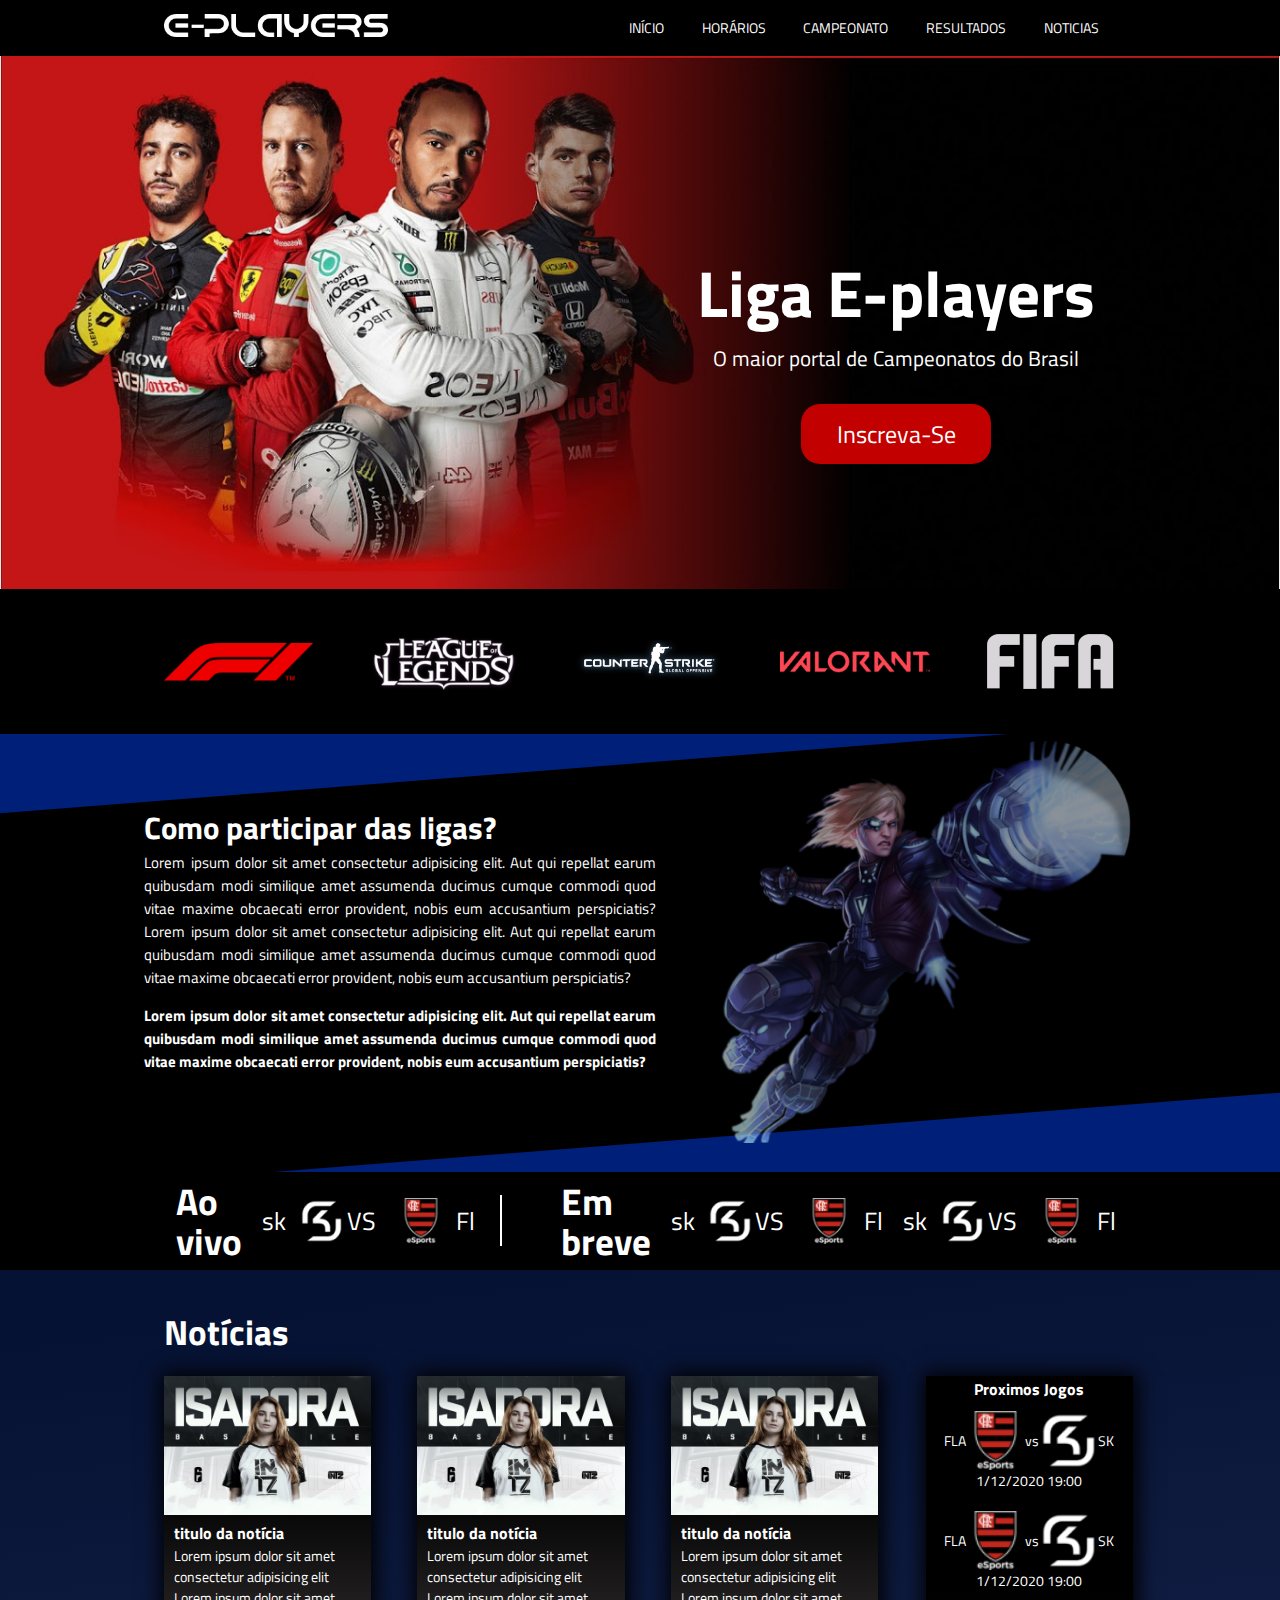
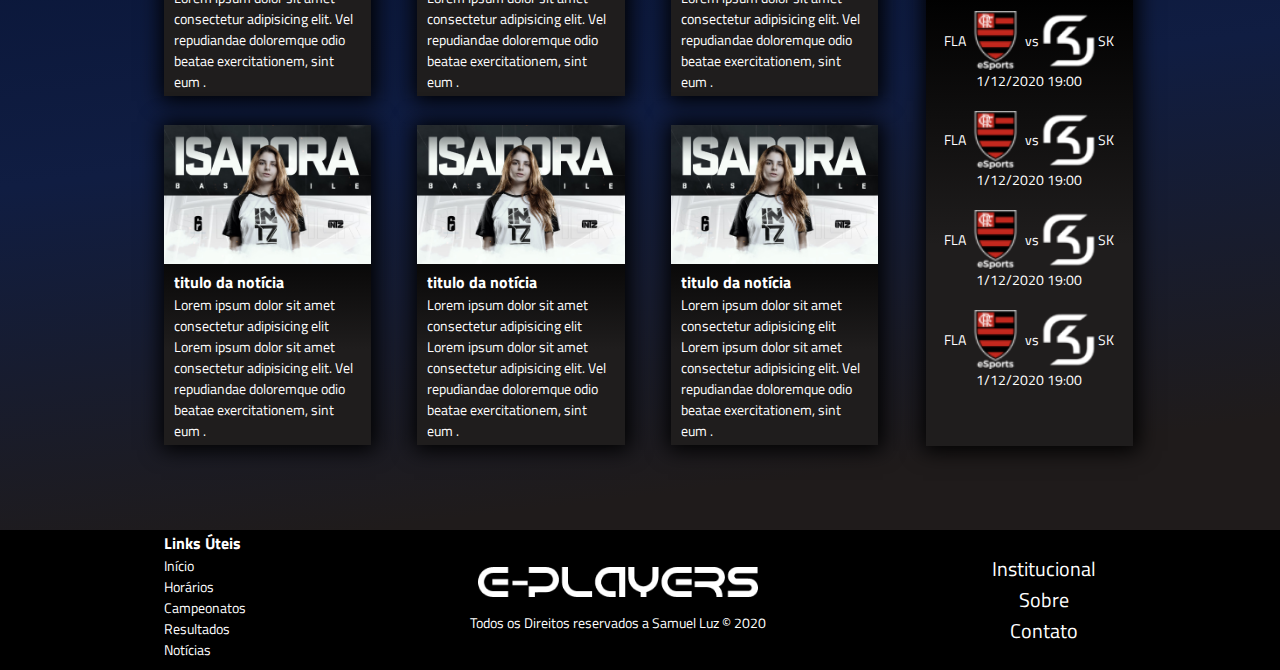
<file: Projeto_SiteEplayers/index.html>
<!DOCTYPE html>
<html lang="pt-br">

<head>
    <meta charset="UTF-8">
    <meta name="viewport" content="width=device-width, initial-scale=1.0">
    <title>E-players</title>
    <link rel="stylesheet" href="https://cdnjs.cloudflare.com/ajax/libs/font-awesome/5.15.1/css/all.min.css" />
    <link rel="stylesheet" href="css/style.css">
</head>

<body>


    <header class="topo">
        <div class="content flex-center">
            <a href="#"><img src="img/logo.png" alt="logo e-players"></a>
            <nav class="links ">
                <ul class="flex-center">
                    <li><a href="#">início</a></li>
                    <li><a href="#">horários</a></li>
                    <li><a href="#">Campeonato</a></li>
                    <li><a href="#">Resultados</a></li>
                    <li><a href="#">Noticias</a></li>
                </ul>

                <a href="#" id="bars-menu"><i class="fas fa-bars"></i></a>

            </nav>
        </div>
    </header>

    <main>
        <!-- INÍCIO DO BANNER -->
        <section class="banner">
            <picture>
                <source media="(min-width: 144px)" srcset="img/Banner1440.jpg">

                <source media="(max-width: 768px)" srcset="img/Banner768.jpg">  

                <source media="(max-width: 576px)" srcset="img/Banner576.jpg">      


                <img src="img/Banner1920.jpg" alt="Corredores de formula1">
            </picture>

            <div class="banner-container">
                <div class="banner-content">
                    <div class="banner-text">
                        <h1>Liga E-players</h1>
                        <p>O maior portal de Campeonatos do Brasil</p>
                        <a href="#">Inscreva-se</a>
                    </div>
                </div>
            </div>
        </section><!-- FIM DO BANNER -->

        <section class="games">
            <div class="content flex-center ">
                <ul class="flex-center">
                    
                <li><a href="#"><img src="img/f1.png" alt="logo formula1"></a></li>
                <li><a href="#"><img src="img/lol.png" alt="logo League of Legends"></a></li>
                <li><a href="#"><img src="img/cs.png" alt="Logo counter Strike"></a></li>
                <li><a href="#"><img src="img/valorant.png" alt="Logo Valorant"></a></li>
                <li><a href="#"><img src="img/fifa.png" alt="logo fifa"></a></li>
                    
                </ul>
            </div>
        </section>
    </main>

    <section class="about">
        <div class="about-angle">
            <div class="angulation"></div>
        </div>
        <div class="container-about">
            <div class="content-about">
                <div class="text-about">
                    <h2>Como participar das ligas?</h2>
                    <p>Lorem ipsum dolor sit amet consectetur adipisicing elit.
                        Aut qui repellat earum quibusdam modi similique amet assumenda ducimus cumque commodi
                        quod vitae maxime obcaecati error provident,
                        nobis eum accusantium perspiciatis?
                        Lorem ipsum dolor sit amet consectetur adipisicing elit.
                        Aut qui repellat earum quibusdam modi similique amet assumenda ducimus cumque commodi
                        quod vitae maxime obcaecati error provident,
                        nobis eum accusantium perspiciatis?</p>

                    <h3>Lorem ipsum dolor sit amet consectetur adipisicing elit.
                        Aut qui repellat earum quibusdam modi similique amet assumenda ducimus cumque commodi
                        quod vitae maxime obcaecati error provident,
                        nobis eum accusantium perspiciatis?</h3>
                </div>
                <img src="img/ezreal.png" alt="Ezreal, personagem do league of legends">
            </div>
        </div>
    </section>

    <section class="games2">
        <div class="blue">
            <div class="aovivo">
                <h2>Ao<br>vivo</h2>
                <div class="partida">
                    <div class="time1">
                        <p>sk</p>
                        <img src="img/SK 1.png" alt="logo sk">
                    </div>


                    <div class="vs"><p>VS</p></div>

                    <div class="time2">

                        <img src="img/FLA 1.png" alt="logo Flamengo">
                        <p>Fl</p>
                    </div>
                </div>
            </div>

            <div class="embreve">
                <h2>Em<br>breve</h2>
                <div class="partida">
                    <div class="time1">
                        <p>sk</p>
                        <img src="img/SK 1.png" alt="logo sk">
                    </div>


                   <div class="vs"><p>VS</p></div> 

                    <div class="time2">

                        <img src="img/FLA 1.png" alt="logo Flamengo">
                        <p>Fl</p>
                    </div>
                </div>
                <div class="partida some">
                    <div class="time1">
                        <p>sk</p>
                        <img src="img/SK 1.png" alt="logo sk">
                    </div>


                    <div class="vs"><p>VS</p></div>

                    <div class="time2">

                        <img src="img/FLA 1.png" alt="logo Flamengo">
                        <p>Fl</p>
                    </div>
                </div>

            </div>

        </div>
    </section>

    <section class="noticias">
        <div class="conteudo-noticias content">
            <h2>notícias</h2>
            <div class="cards">
               <div class="out-card">
                
                    <div class="cards1">
                        <div class="news-bloco some2">
                            <div class="img-bloco">
                                <img src="img/T1 1.png" alt="">
                            </div>
                            <div class="text-box">
                                <h3>titulo da notícia</h3>
                                <p>Lorem ipsum dolor sit amet consectetur adipisicing elit Lorem ipsum dolor sit amet consectetur adipisicing elit. Vel repudiandae doloremque odio beatae exercitationem, sint eum . </p>
                            </div>
                        </div>

                        <div class="news-bloco ">
                            <div class="img-bloco">
                                <img src="img/T1 1.png" alt="">
                            </div>
                            <div class="text-box">
                                <h3>titulo da notícia</h3>
                                <p>Lorem ipsum dolor sit amet consectetur adipisicing elit Lorem ipsum dolor sit amet consectetur adipisicing elit. Vel repudiandae doloremque odio beatae exercitationem, sint eum . </p>
                            </div>
                        </div>

                        <div class="news-bloco">
                            <div class="img-bloco">
                                <img src="img/T1 1.png" alt="">
                            </div>
                            <div class="text-box">
                                <h3>titulo da notícia</h3>
                                <p>Lorem ipsum dolor sit amet consectetur adipisicing elit Lorem ipsum dolor sit amet consectetur adipisicing elit. Vel repudiandae doloremque odio beatae exercitationem, sint eum . </p>
                            </div>
                        </div>
                    </div>

                    <div class="cards2">
                        <div class="news-bloco some2">
                            <div class="img-bloco">
                                <img src="img/T1 1.png" alt="">
                            </div>
                            <div class="text-box">
                                <h3>titulo da notícia</h3>
                                <p>Lorem ipsum dolor sit amet consectetur adipisicing elit Lorem ipsum dolor sit amet consectetur adipisicing elit. Vel repudiandae doloremque odio beatae exercitationem, sint eum . </p>
                            </div>
                        </div>

                        <div class="news-bloco">
                            <div class="img-bloco">
                                <img src="img/T1 1.png" alt="">
                            </div>
                            <div class="text-box">
                                <h3>titulo da notícia</h3>
                                <p>Lorem ipsum dolor sit amet consectetur adipisicing elit Lorem ipsum dolor sit amet consectetur adipisicing elit. Vel repudiandae doloremque odio beatae exercitationem, sint eum . </p>
                            </div>
                        </div>

                        <div class="news-bloco">
                            <div class="img-bloco">
                                <img src="img/T1 1.png" alt="">
                            </div>
                            <div class="text-box">
                                <h3>titulo da notícia</h3>
                                <p>Lorem ipsum dolor sit amet consectetur adipisicing elit Lorem ipsum dolor sit amet consectetur adipisicing elit. Vel repudiandae doloremque odio beatae exercitationem, sint eum . </p>
                            </div>
                        </div>
                    </div>

               </div>


               
               <div class="tabela"><!-- jogos proximos -->
                   <div class="tabela-news">
                    <h3>Proximos Jogos</h3>
                       <div class="games-table">
                            <div class="placar">
                                <p>FLA</p>
                                <img src="img/FLA 1.png" alt="">
                                <p>vs</p>
                                <img src="img/SK 1.png" alt="">
                                <p>SK</p>
                            </div> 
                            <p>1/12/2020 19:00</p>
                       </div>

                       <div class="games-table">
                            <div class="placar">
                                <p>FLA</p>
                                <img src="img/FLA 1.png" alt="">
                                <p>vs</p>
                                <img src="img/SK 1.png" alt="">
                                <p>SK</p>
                            </div> 
                            <p>1/12/2020 19:00</p>
                        </div>

                        <div class="games-table">
                            <div class="placar">
                                <p>FLA</p>
                                <img src="img/FLA 1.png" alt="">
                                <p>vs</p>
                                <img src="img/SK 1.png" alt="">
                                <p>SK</p>
                            </div> 
                            <p>1/12/2020 19:00</p>
                        </div>

                        <div class="games-table">
                            <div class="placar">
                                <p>FLA</p>
                                <img src="img/FLA 1.png" alt="">
                                <p>vs</p>
                                <img src="img/SK 1.png" alt="">
                                <p>SK</p>
                            </div> 
                            <p>1/12/2020 19:00</p>
                        </div>

                        <div class="games-table">
                            <div class="placar">
                                <p>FLA</p>
                                <img src="img/FLA 1.png" alt="">
                                <p>vs</p>
                                <img src="img/SK 1.png" alt="">
                                <p>SK</p>
                            </div> 
                            <p>1/12/2020 19:00</p>
                        </div>

                        <div class="games-table">
                            <div class="placar">
                                <p>FLA</p>
                                <img src="img/FLA 1.png" alt="">
                                <p>vs</p>
                                <img src="img/SK 1.png" alt="">
                                <p>SK</p>
                            </div> 
                            <p>1/12/2020 19:00</p>
                        </div>

                        
                   </div>
               </div>

            </div>
        </div>
    </section> <!-- final das notícias -->


    <footer>
        <div class="footer content">
            <div class="footer-flex">
                <div class="footer-links">
                    <ul>
                        <li><h3>links úteis</h3></li>
                    
                           <li><a href="#">início</li> 
                            <li><a href="#">horários</a></li>
                            <li><a href="#">Campeonatos</a></li>
                            <li><a href="#">Resultados</a></li>
                            <li><a href="#">notícias</a></li>
                    </ul>
                </div>

                <div class="footer-img">
                    <img src="img/logo.png" alt="">
                    <p>Todos os Direitos reservados a <span><a href="https://github.com/SamuelLuzSantana">Samuel Luz</a></span> © 2020</p>
                </div>

                <div class="footer-direitos">
                    <a href="#">Institucional</a>
                    <a href="#">Sobre</a>
                    <a href="#">Contato</a>
                </div>

            </div>

            


        </div>
    </footer>
    

</body>

</html>
</file>
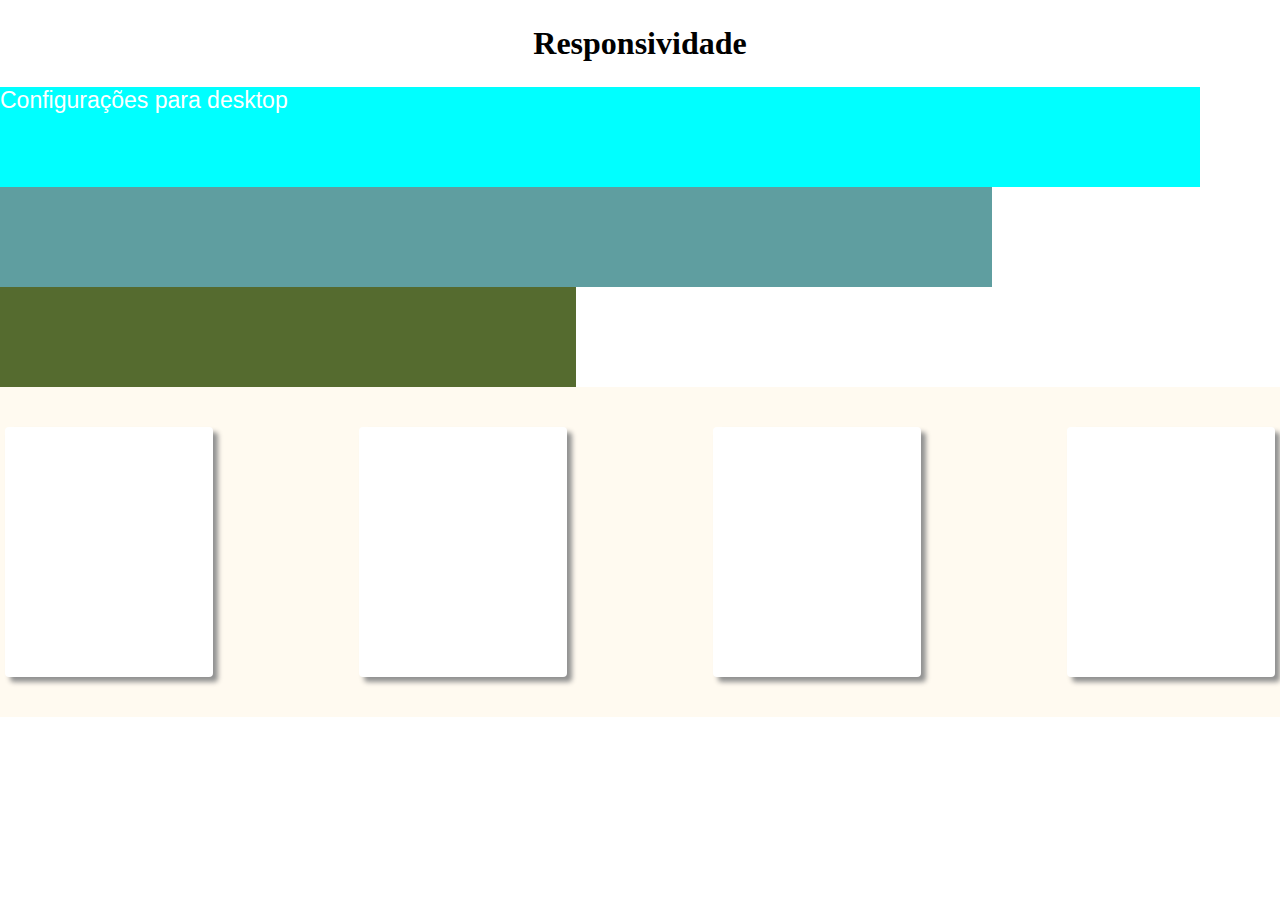
<file: sprint2_FrontEnd/Estudo-de-Responsividade/index.html>
<!DOCTYPE html>
<html lang="pt-br">
<head>
    <meta charset="UTF-8">
    <meta name="viewport" content="width=device-width, initial-scale=1.0">
    <link rel="stylesheet" href="style.css">
    <title>Responsividade</title>
</head>
<body>
    <h1>Responsividade</h1>

    <section class="desktop">
        <p>Configurações para desktop</p>
    </section>

    <section class="tablet">
        <p>Configurações para tablet</p>
    </section>

    <section class="mobile">
        <p>Configurações para mobile</p>
    </section>

    <sectiom class="produtos">
        <div class="lista-produtos">
            <div class="produto"></div>
            <div class="produto"></div>
            <div class="produto"></div>
            <div class="produto"></div>
        </div>
    </sectiom>
</body>
</html>
</file>
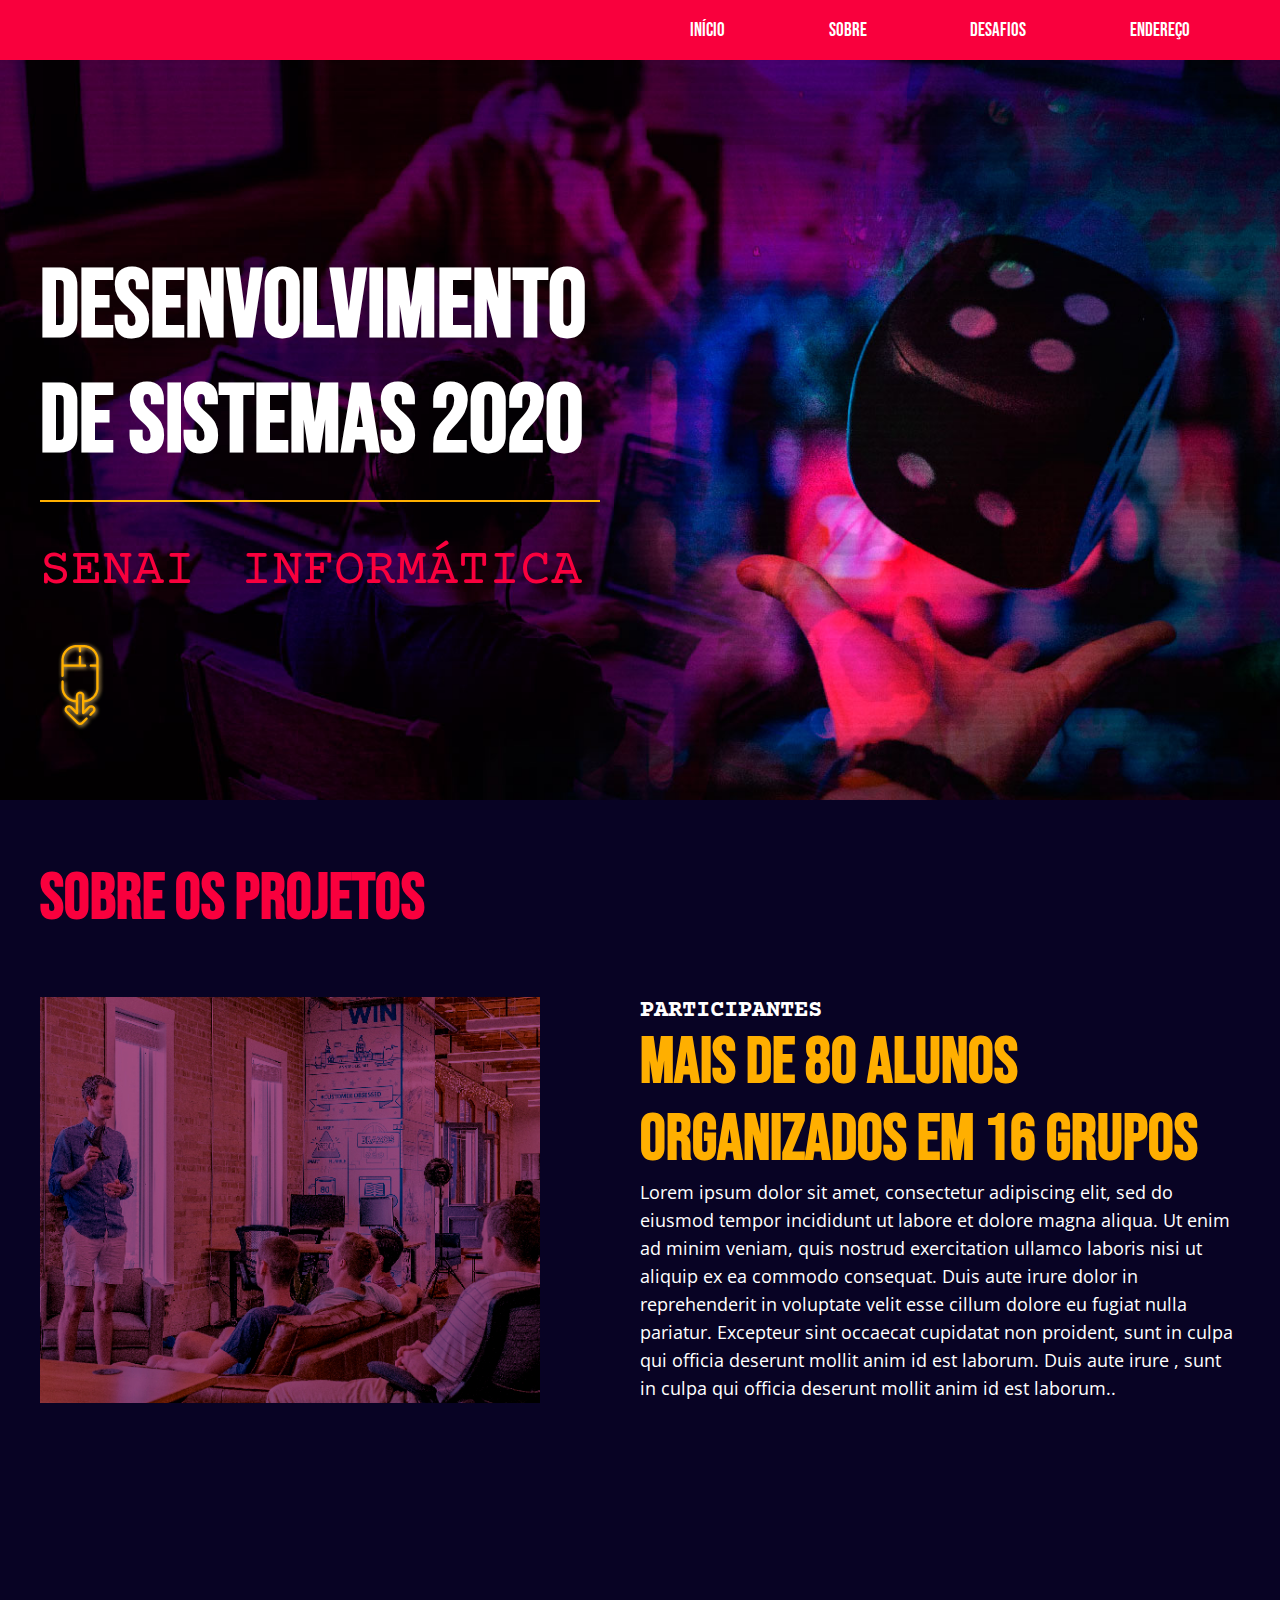
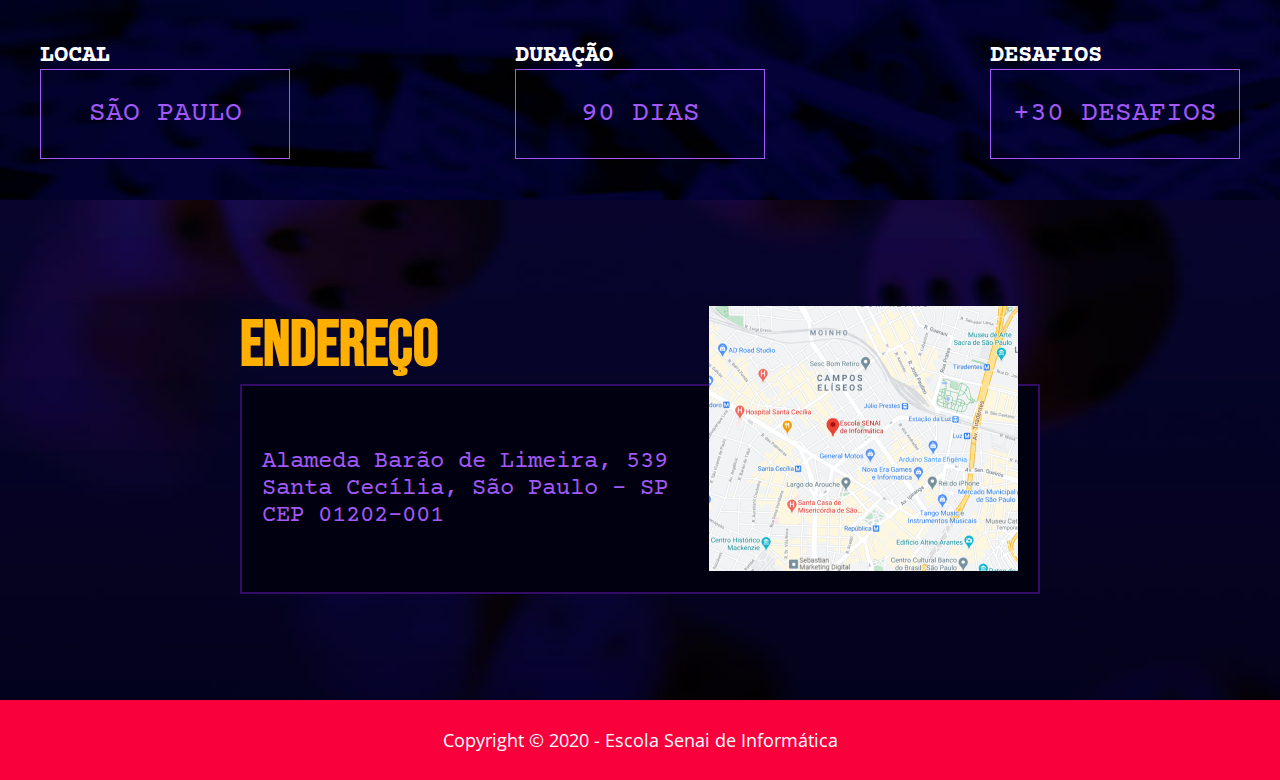
<file: sprint2_FrontEnd/LandingPage-Responsivo/index.html>
<!DOCTYPE html>
<html lang="pt-br">

<head>
    <title>Landing Page</title>
    <link rel="stylesheet" href="css/estilo.css">
    <meta name="viewport" content="width=device-width, initial-scale=1.0">
</head>

<body>
    <header class="topo">
        <nav class="menu">
            <ul>
                <li><a href="#">Início</a></li>
                <li><a href="#">Sobre</a></li>
                <li><a href="#">Desafios</a></li>
                <li><a href="#">Endereço</a></li>
            </ul>
        </nav>
    </header>
    <!-- Fim do topo -->
    <section class="banner">
        <div class="content alinhando-abaixo">
            <div class="banner-text">
                <h1>Desenvolvimento de sistemas 2020</h1>
                <p>SENAI <span>Informática</span></p>
                <img src="img/mouse-down.png" alt="Desenho de Mouse amerelo com seta para baixo - ir para seção X">
            </div>
        </div>
    </section>
    <section class="sobre">
        <div class="content">
            <h2>Sobre os projetos</h2>
            <article class="artigo-sobre">
                    <img src="img/imagem-seção-sobre.jpg" alt="Homem exibindo um objeto para um grupo de pessoas.">
                <div class="artigo-text-sobre">
                    <h3>Participantes</h3>
                    <h3>mais de 80 alunos organizados em 16 grupos</h3>
                    <p>Lorem ipsum dolor sit amet, consectetur adipiscing elit, sed do eiusmod tempor incididunt ut
                        labore et dolore magna aliqua. Ut enim ad minim veniam, quis nostrud exercitation ullamco
                        laboris nisi ut aliquip ex ea commodo consequat. Duis aute irure dolor in reprehenderit in
                        voluptate velit esse cillum dolore eu fugiat nulla pariatur. Excepteur sint occaecat cupidatat
                        non proident, sunt in culpa qui officia deserunt mollit anim id est laborum. Duis aute irure
                        , sunt in culpa qui officia deserunt mollit anim id est
                        laborum..</p>
                </div>
            </article>
        </div>
    </section>
    <section class="info">
        <div class="content info-flex">
            <div class="info-card">
                <h4>Local</h4>
                <p>São Paulo</p>
            </div>
            <div class="info-card">
                <h4>Duração</h4>
                <p>90 Dias</p>
            </div>
            <div class="info-card">
                <h4>Desafios</h4>
                <p>+30 desafios</p>
            </div>
        </div>
    </section>
    <section class="endereco">
        <div class="content alinhamento-centro">
            <div>
                <h2>Endereço</h2>
                <div class="end-text">
                    <p>Alameda Barão de Limeira, 539<br>
                    Santa Cecília, São Paulo - SP<br>
                    CEP 01202-001
                    </p>
                    <img src="img/mapa.png" alt="Mapa">
                </div>
            </div>
        </div>
    </section>
    <footer class="rodape">
        <div class="content alinhamento-centro">
            <p>Copyright © 2020 - Escola Senai de Informática</p>
        </div>
    </footer>
</body>

</html>
</file>
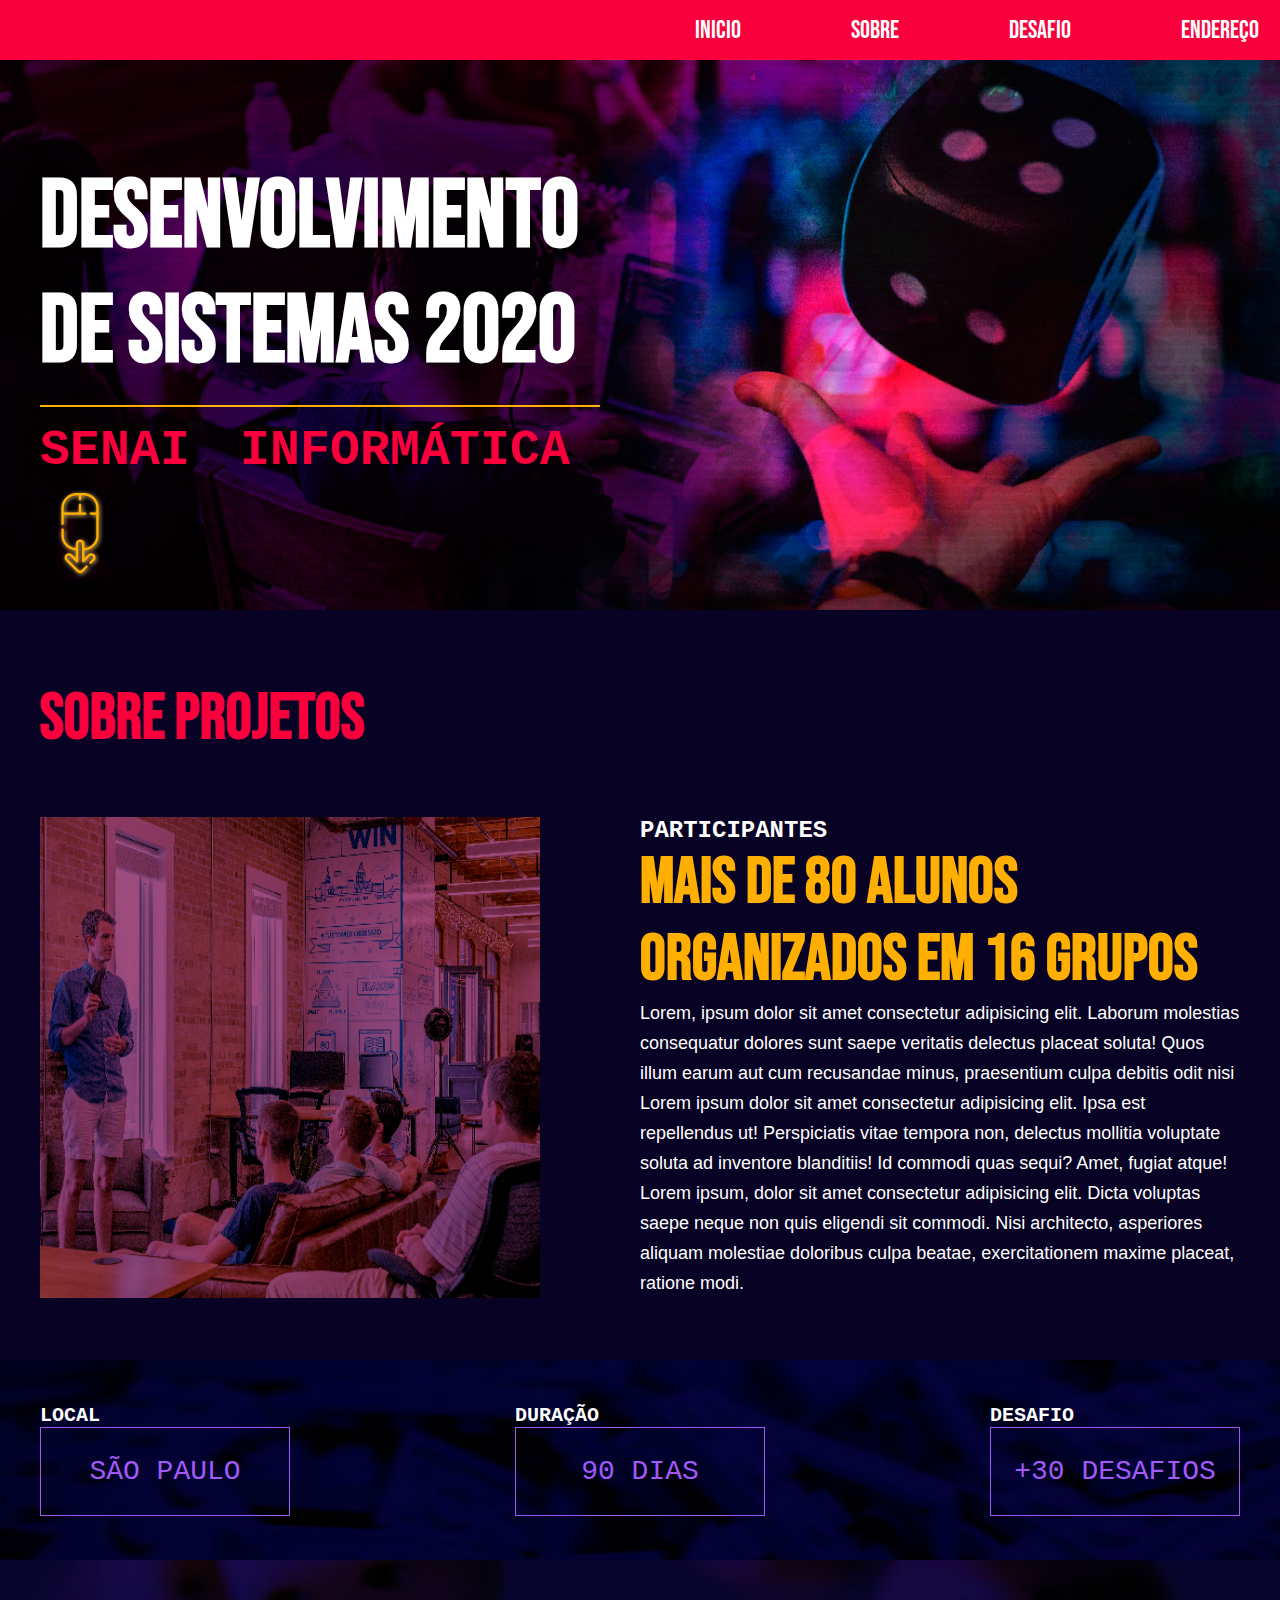
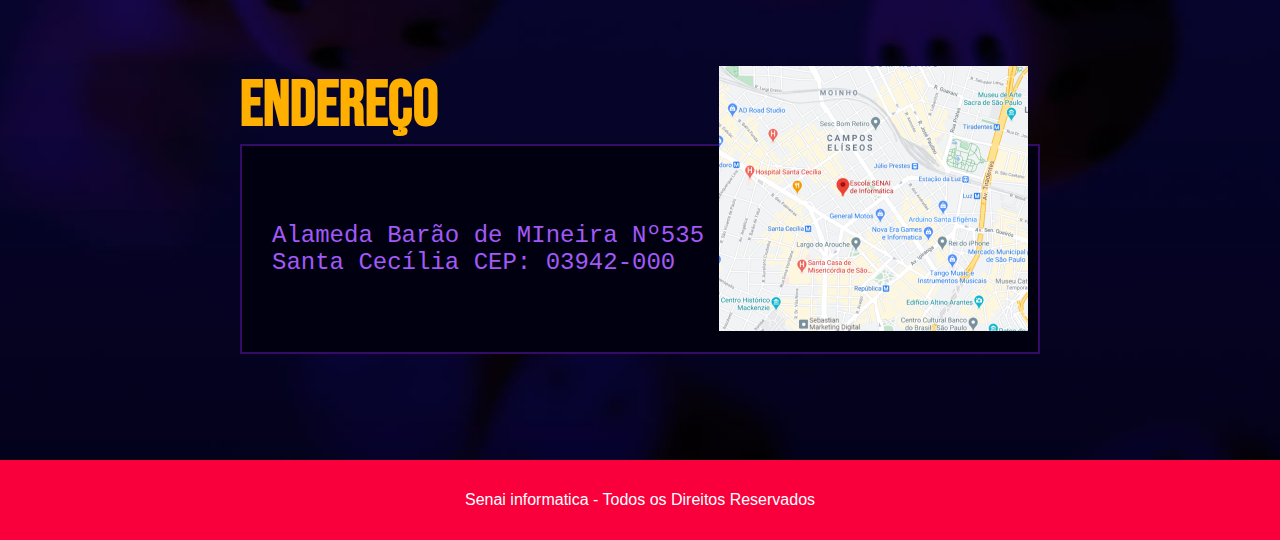
<file: sprint2_FrontEnd/Site-Simples-para-estudo-de-css/index.html>
<!DOCTYPE html>
<html lang="pt-br">
<head>
    <meta charset="UTF-8">
    <meta name="viewport" content="width=device-width, initial-scale=1.0">
    <title>Flex-box</title>
    <link href="https://fonts.googleapis.com/css2?family=Bebas+Neue&display=swap" rel="stylesheet">
    <link rel="stylesheet" href="css/est.css">
</head>

<body>
    <header class="topo">
        <nav class="menu">
            <ul>
                <li><a href="#">inicio</a></li>
                <li><a href="#">sobre</a></li>
                <li><a href="#">desafio</a></li>
                <li><a href="#">endereço</a></li>
            </ul>
        </nav>
    </header>   <!-- fim do topo -->

    <section class="banner">
        <div class="content alinhamento"><!-- Quadrado Branco para alinhar os textos -->
           
            <div class="inf"><!-- div dos textos -->
                <h1>Desenvolvimento de Sistemas 2020</h1>
                 <div class="linha"></div>
                <p>SENAI <span class="span">informática</span></p>
                <img src="img/mouse-down.png" alt="um icone de um mouse indicando para baixo">
            </div> <!-- fim do banner -->

        </div>   
    </section>

    <section class="sobre"><!-- informações sobre o evento -->
        <div class="content">
            <h2>Sobre Projetos</h2>
            <article class="artigo-sobre">
                <img src="img/imagem-seção-sobre.jpg" alt="pessoas falando sobre um projeto">
               
                <article class=" text-sobre">
                    <h3>Participantes</h3>
                    <h3>Mais de 80 alunos organizados em 16 grupos</h3>
                    <p>Lorem, ipsum dolor sit amet consectetur adipisicing elit. Laborum molestias consequatur dolores sunt saepe veritatis delectus placeat soluta! Quos illum earum aut cum recusandae minus, praesentium culpa debitis odit nisi Lorem ipsum dolor sit amet consectetur adipisicing elit. Ipsa est repellendus ut! Perspiciatis vitae tempora non, delectus mollitia voluptate soluta ad inventore blanditiis! Id commodi quas sequi? Amet, fugiat atque! Lorem ipsum, dolor sit amet consectetur adipisicing elit. Dicta voluptas saepe neque non quis eligendi sit commodi. Nisi architecto, asperiores aliquam molestiae doloribus culpa beatae, exercitationem maxime placeat, ratione modi.</p>
                </article>
            </article>
        </div>
    </section><!-- fim das informações -->

    <section class="info"> <!-- informações complementares -->
        <div class="content flexe">
            <div class="info-card">
                <h4>local</h4>
                <p>São Paulo</p>
            </div>

            <div class="info-card">
                <h4>duração</h4>
                <p>90 dias</p>
            </div>

            <div class="info-card">
                <h4>desafio</h4>
                <p>+30 desafios</p>
            </div>
        </div>
    </section><!-- fim das informações -->

    <section class="endereco"> <!-- mapa/local -->
        <div class="content alinhamento-centro">
            <div>
                <h2>Endereço</h2>
                <div class="end-text">
                    <p>Alameda Barão de MIneira Nº535<br>
                    Santa Cecília CEP: 03942-000</p>
                    <img src="img/mapa.png" alt="Mapa do Enderço">
                </div>
            </div>
        </div>
    </section><!-- fim do mapa/local -->

    <footer class="rodape">
        <div class="content alinhamento-centro">
            <p>Senai informatica - Todos os Direitos Reservados</p>
        </div>
    </footer>

</body>

</html>
</file>
<file: Projeto_SiteEplayers/css/style.css>
@import url('https://fonts.googleapis.com/css2?family=Titillium+Web:wght@400;700&display=swap');

:root{

    --background: #000000;
    --red:  #c20000;
    --blue: #001f79;
    --gradiente: linear-gradient (180deg, #000000 0%, rgba(83, 83, 83, 0.577381)25%, rgba(196, 196, 196, 0)87.5%);

    --font: 'Titillium Web', 'sans-serif';

}

#bars-menu{
    display: none;
}

*{
    margin: 0;
    padding: 0;
    border: 0;
    box-sizing: border-box;
}

body{
    background-color: var(--background);
    font-family: var(--font);
    font-size: 14px;
}

img{
    width: 100%;
}

.topo{
    width: 100%;
    height: 4em;
    /* background-color: rgb(149, 226, 6); */
}

.topo img{
    
    max-width: 16em;
}

.content{
    /* background: aqua; */
    width: 100%;
    max-width: 68em;
    height: 100%;
    display: flex;
    margin: auto;
}

.links{
    width: 100%;
    max-width: 36em;
}

.links ul{
    list-style-type: none;
   
}

.links a{
    color: #fff;
    text-decoration: none;
    text-transform: uppercase ;
    font-weight: 500;
    font-size: 1em;
    padding: 1.22em;
}

.links a:hover{
    background-color: var(--red);
    text-decoration: underline;
}

.flex-center{
    display: flex;
    justify-content: space-between;
    align-items: center;
}

/* ESTILIZAÇÃO DO BANNER */

.banner{
    position: relative;
}

.banner-container{
    /*background-color: #aa0baa85;*/
    width: 100%;
    height: 56.6em;
    position: absolute;
    top: 0;
}

.banner-content{
/*     background-color: rgba(224, 248, 8, 0.794);
 */    width: 80%;
    height: 100%;
    margin: auto;
    display: flex;
    justify-content: flex-end;
}

.banner-text{
    width: 50%;
    height: 100%;
    display: flex;
    justify-content: center;
    align-items: center;
    flex-direction: column;
    color: #fff;
}

.banner-text h1{
    font-size: 4.62em;
}

.banner-text p{
    font-size: 1.5em;
}

.banner-text a{
    color: #fff;
    text-decoration: none;
    padding: 0.5em 1.5em;
    margin-top: 30px;
    background-color: var(--red);
    border-radius: 0.8em;
    font-size: 1.7em;
}

.banner-text a:hover{
    background-color: var(--blue);
    transform: scale(1.2);
    transition: 0.3s;
}

/* INICIO ESTILIZAÇÃO JOGOS */

.games{
    width: 100%;
    height: 121px;
    display: flex;
    justify-content:center;
    align-items: center;
}

.content-game{
    width: 90%;
    opacity: 1;
    transition: 0.3s;
}

.content-game img{
    width: 90%;
    opacity: 0.5;
    transition: 0.3s;
}

.content-game img:hover{
    opacity: 2;
}

.about{
    height: 31.25em;
    background-color: var(--blue);
    position: relative;
}

.angulation{
    width: 100%;
    height: 27.125em;
    background-color: var(--background);
    transform:skewY(-4.5deg)
}

.about-angle{
    height: 100%;
    width:100%;
    display: flex;
    justify-content:center;
    align-items: center;
}

.container-about{
    color: #fff;
    position: absolute;
    top:0;
    
}

.content-about{
    width: 80%;
    margin: auto;
    display: flex;
    align-items:center;
    justify-content:space-around;
    

}

.text-about{
    width: 50%;
    text-align: justify;
    
}

.content-about img{
    max-width: 31.875em;
    padding-left:2em;
    opacity: 0.6;
}

.content-about img:hover{
    opacity: 1;
    transition: 0.3s;
    transform: scale(1.1);
}

.text-about h2{
    font-size:2.1875em;
    font-family:'Titillium Web', sans-serif; 
}

.text-about p{
    font-size:1.1em;
    font-family:'Titillium Web', sans-serif; 
}

.text-about h3{
    font-size:1.1em;
    font-family:'Titillium Web', sans-serif;
    padding-top: 1em;
}

/* JOGOS */

.games{
    width: 100%;
    height: 10em;
}

.games img{
    max-height: 65px;
    max-width: 150px;
}

.games ul{
    width: 100%;
    list-style-type: none;
   /*  background-color: #ee83ee9b; */
}

.games ul img:hover{
    transform: scale(1.3);
    transition: 0.5s;
    
}

/* Games ao vivo */



.aovivo, .embreve{
    display: flex;
    color:#fff;
    align-items: center;
    font-size: 1.75em;/*30px*/
    justify-content: space-between;
    margin-left: 0.5em;
    line-height: 40px;
}

.partida{
    width: 9.5em;
    display: flex;
    align-items: center;
    justify-content: space-between;
    /* margin-left: 1em; */
    
}

.vs{
    margin: 2px;
}

.partida img{
    width: 1.875em;
}

.time1, .time2{
    display: flex;
    align-items: center;
    padding-left: 20px;
}

.time1 img{
    margin-left: 0.5em;
}
.time2 img{
    margin-right: 0.5em;
}

.aovivo::after{
    content:'';
    border:solid 1px #fff;
    height: 2em;
    margin: 1em;
}




/* SEÇÂO NOTÍCIAs */
 
.noticias{
    height: 61.45em;
    width: 100%;
    background: linear-gradient(353deg, rgba(31,27,27,1) 11%, rgba(16,29,66,1) 49%, rgba(6,18,51,1) 93%);}


.conteudo-noticias{
    /* background-color: #539020b2; */
    display: flex;
    flex-direction: column;
}

.conteudo-noticias h2{
    color: #fff;
    font-size: 35px;
    text-transform: capitalize;
    margin: 1em 0px 0.5em 0px;
}

.cards{
    /* background-color: blue; */
    height: 100%;
    width: 100%;
    display: flex;
    margin: auto 0px;
    justify-content: space-between;
   /*  align-items: center; */
}

.out-card{
   /*  background-color: #ff00f260; */
    height: 100%;
    /* width: ; */
   
}

.cards1{
    /* background-color: yellow; */
    width: 51em;
    height: 22.87em;
    margin-bottom: 4%;
    display: flex;
    align-items: center;
    justify-content: space-between;
}

.cards2{
    /* background-color: red; */
    width: 51em;
    height: 22.87em;
    margin-bottom: 4%;
    display: flex;
    align-items: center;
    justify-content: space-between;
}

.news-bloco{
    width: 14.81em;
    height: 22.87em;
    background: linear-gradient(180deg, rgba(0,0,0,1) 32%, rgb(31, 29, 29) 70%);    box-shadow: 1px 1px 20px 4px #000000;
    box-shadow: 1px 1px 20px 4px #000000;
    display: flex;
    flex-direction: column;
}



.text-box{
    color: white;
    margin: 10px;
    margin-top: 0;
}

.tabela{
    width: 20%;
    height: 48.8em;
}

.tabela-news {
    width: 14.81em;
    height: 98%;
    background: linear-gradient(180deg, rgba(0,0,0,1) 32%, rgb(31, 29, 29) 70%);    box-shadow: 1px 1px 20px 4px #000000;
    justify-content: space-between;
    align-items: center;
    color: #fff;
    text-align: center;
}

.games-table{
    /* background-color: var(--red); */
    display: flex;
    color: #fff;
    flex-direction: column;
    align-items: center;
    justify-content: space-around;
    justify-content: center;
    padding: 10px 0px;
}

.placar{
    /* background-color: yellowgreen; */
    width: 210px;
    height: auto;
    display: flex;
    align-items: center;
    justify-content: center;
}

.placar img{
    max-width: 28%;
}

.news-bloco:hover{
    transition: 0.3s;
    transform: scale(1.1);
}

.games-table:hover{
    border: 2px solid var(--red);
}

/* INICIO DO RODAPÉ */

.footer{
    width: 100%;
    height: 10em;
}

.footer-flex{
    /* background-color: blue; */
    height: 100%;
    width: 100%;
    display: flex;
    align-content: center;
    align-items: center;
    justify-content: space-between;
    flex-direction: row;
    color: white;
}

.footer-links{
    /* background-color: rgb(143, 110, 66); */
    height: 100%;
    width: 100px;
}

.footer-links ul, a{
    list-style: none;
    text-decoration: none;
    color: #fff;
    text-transform: capitalize;
}

.footer-img{
    display: flex;
    flex-direction: column;
    align-items: center;
}

.footer-img img{
    max-width: 20em;
}

.footer-img p{
    padding-top: 15px;
}

.footer-direitos{
    justify-items: center;
}

.footer-direitos a{
 padding: 0px 20px;
 display: flex;
 flex-direction: column;
 font-size: 20px;
}

.footer-links a:hover{
    color: var(--red);
    text-decoration: underline;
}

.footer-img a:hover{
    color: var(--red);
}

.footer-direitos a:hover{
    color: var(--red);
}

.blue{
    /* background: aqua; */
    width: 100%;
    max-width: 68em;
    height: 100%;
    display: flex;
    margin: auto;
    justify-content: space-between;
    align-items: center;
}

.games2{
    width: 100%;
    height: 7em;
}







/* ATÉ 1440 (feito) */
@media screen and (max-width:1440px){
   
    .noticias {
        height: 61.428em;
        width: 100%;
        background: linear-gradient(353deg, rgba(31,27,27,1) 11%, rgba(16,29,66,1) 49%, rgba(6,18,51,1) 93%);
    }

    .banner-container{
        height: 42.6em;
        background-color: none;
    }
}

/* ATÉ 1199 (feito)*/
@media screen and (max-width:1199px){
   
    .noticias{
        height: 61.42em;
        width: 100%;
        background: linear-gradient(353deg, rgba(31,27,27,1) 11%, rgba(16,29,66,1) 49%, rgba(6,18,51,1) 93%);
    }
}


/* até 1140px (feito) */
@media screen and (max-width: 1140px){


    .noticias{
        height: 61.42em;
        width: 100%;
        background: linear-gradient(353deg, rgba(31,27,27,1) 11%, rgba(16,29,66,1) 49%, rgba(6,18,51,1) 93%);
    }

    .conteudo-noticias h2{
       margin: 1em 0px 0.5em 0px;
    }

    .cards {
        margin: 0px;
    }

    .tabela-news{
        height: 47.8em;
    }


}


/* Até 991px (feito) */
@media screen and (max-width:991px){


    .banner-container {
        /* background-color: #aa0baa85; */
        width: 100%;
        height: 30.5em;
        position: absolute;
        top: 0;
    }


    

}

/* até 767px (feito)*/
@media screen and (max-width:768px){
    
    .topo img{
        max-width: 14em;
    }


    .banner-content {
        align-content: center;
        width: 80%;
        height: 100%;
        margin: auto;
        display: flex;
        justify-content: center;
    }


    .banner-text {
        /* background-color: #2ebb496e; */
        height: 100%;
        display: flex;
        justify-content: center;
        align-items: center;
        flex-direction: column;
        color: #fff;
    }

    .banner-container {
        background-color: #130813ad;
        width: 100%;
        height: 22.857em;
        position: absolute;
        top: 0;
    }

    .banner-text h1{
        font-size: 3.5em;
    }
    
    .banner-text p{
        font-size: 1em;
    }
    
    .banner-text a{
        color: #fff;
        text-decoration: none;
        padding: 0.5em 1.5em;
        margin-top: 30px;
        background-color: var(--red);
        border-radius: 0.8em;
        font-size: 1.7em;
    }

 
    .games{
        width: 100%;
        height: 7em;
    }
    
    .games img{
        max-height: 65px;
        max-width: 8.4em;
    }
    

    .content-about img{
        display: none;
        height: 100%;
    }

    .text-about {
        width: 80%;
        text-align: justify;
        margin: 10%;
    }

    .embreve{
       margin: 0px  50px 0px 0px;
    }

    .aovivo{
        margin: 0px  0px 0px 50px;
    }

    .some{
        display: none;
    }

    .tabela{
        display: none;
    }

    .out-card{
        margin: auto;
    }

    .conteudo-noticias h2{
        margin: 20px;
    }

    .noticias{
        height: 57.42em;
    }

}

/* até 576px */
@media screen and (max-width:576px){
    
    .aovivo::after {
        display: none;
        margin: 0em;
    }

    

    .aovivo, .embreve{
        margin: 15px 0px;
        border-top: solid 2px #fff;
        border-bottom: solid 2px #fff;
    }

    .aovivo{
        width: 321px;
    }

    .blue{
        flex-direction: column;
        align-items: center;
    }


    .cards{
        justify-content: center;
    }

    .out-card{
        justify-content: center;
        width: 500px;
    }

    .games2{
        height: 16.5em;
    }
    .cards1{
        margin-bottom: 3em;
    }
    
   .cards1, .cards2{
       width: auto;
       justify-content: space-between;
       
   }


    .some2{
        display: none;
    }

    .noticias {
        height: 61em;
        width: 100%;
        background: linear-gradient(353deg, rgba(31,27,27,1) 11%, rgba(16,29,66,1) 49%, rgba(6,18,51,1) 93%);
    }

    .noticias h2{
        text-align: center;
    }
    


    .footer-img img {
        max-width: 10em;
    }

    .footer-img p {
    font-size: 1em;
    }

    .footer {
        width: 100%;
        height: 11em;
    }

    .banner-container{
        /* background-color: #faebd77a; */
        height: 18em;
    }

    .banner{
        height: 18em;
    }

    .banner img{
        height: 18em;
    }

    .games img{
        max-width: 6.5em;
    }

    .banner-content{
       /*  background-color: #7fffd47d; */
        width: 70%;
    }

    .banner-text{
        width: auto;
    }

    .content-about{
        width: 90%;

    }

    .text-about {
        margin: 8%;
    }

    /* #bars-menu{
        display: inline;
    } */

    

}
</file>
<file: sprint2_FrontEnd/Estudo-de-Responsividade/style.css>
*{
    margin: 0px;
    padding: 0px;
    box-sizing: border-box;
}

p{
    color: white;
    font-family: sans-serif;
    font-size: 23px;
    display: none;
}

h1{
    text-align: center;
    padding: 25px 0px;
}

.desktop{
    width: 1200px;
    height: 100px;
    background-color: aqua;
    justify-content: center;
    align-items: center;
}

.tablet{
    width: 992px;
    height: 100px;
    background-color: cadetblue;
    justify-content: center;
    align-items: center;
}

.mobile{
    width: 576px;
    height: 100px;
    background-color: darkolivegreen;
    justify-content: center;
    align-items: center;
}

.lista-produtos{
    background-color: floralwhite;
    width: 100%;
    height: auto;

    display: flex;
    justify-content: space-between;
    flex-wrap: wrap;
}

.produto{
    width: 208px;
    height: 250px;
    margin: 40px 5px;

    box-shadow: 5px 5px 5px 0px rgb(145, 145, 145);
    border-radius: 4px;
    background-color: #FFFF;
}

/* MEDIDAS REFERENTES DO BOOTSTAP */

.mobile p{
    display: none;
}

.tablet p{
    display: none;
}

.desktop p{
    display: inline;
}

/* MEDIDA MEDIA MOBILE (576) */

@media (max-width: 576px){
    .mobile p{
        display: inline;
    }
    
    .tablet p{
        display: none;
    }
    
    .desktop p{
        display: none;
    }
}

/* MEDIDA TABLET (992)*/

@media (max-width: 992px){
    .mobile p{
        display: none;
    }
    
    .tablet p{
        display: inline;
    }
    
    .desktop p{
        display: none;
    }
}
</file>
<file: sprint2_FrontEnd/LandingPage-Responsivo/css/estilo.css>
@import url('https://fonts.googleapis.com/css2?family=Bebas+Neue&family=Courier+Prime:wght@700&family=Open+Sans&display=swap');

* {
    margin: 0;
    padding: 0;
    box-sizing: border-box;
}

.topo {
    width: 100%;
    background-color: #F9003D;
    height: 60px;/*Define a altura de um elemento*/
}
.menu{
    width: 95%;
    max-width: 1200px;
    height: 60px;
    /* background-color: #ccc; */
    margin:auto;
    display: flex;
    justify-content: flex-end;
}
.menu ul{
    width: 600px;
    height: 60px;
    /* background-color: burlywood; */
    list-style-type: none;/*remover o estilo da lista*/
    display: flex;
    flex-direction: row;
    justify-content: space-between;
    align-items: center;
}
.menu a{
    color:#fff;
    text-decoration: none;
    text-transform: uppercase;
    font-family: 'Bebas Neue', cursive;
    font-size: 19px;
    padding: 18px 50px;
}
.menu a:hover{
    background-color: #A259F7;
    text-decoration: underline;
}
.banner{
    width: 100%;
    height: 740px;
    background-image: url("../img/imagem-fundo-banner.jpg");
    background-size: cover;
    background-position: bottom;
}
.content{
    width: 95%;
    max-width: 1200px;
    height: 100%;
    /* background-color: rgba(255, 255, 255, 0.5); */
    margin:auto;
}
.alinhando-abaixo{
    display: flex;
    align-items: flex-end;
}
.banner-text{
    width: 560px;
    height: 550px;
    /* background-color: rgba(255, 255, 0, 0.39); */
}
.banner-text h1{
    font-size: 96px;
    font-family:'Bebas Neue', cursive;
    color: #fff;
    border-bottom: solid 2px #FFAF00;
    padding-bottom: 20px;
}
.banner-text p{
    font-family: 'Courier Prime', monospace;
    font-size: 52px;
    text-transform: uppercase;
    color: #F9003D;
    margin-top: 40px;
    margin-bottom: 40px;
}
.banner-text span{
    margin-left: 15px;
}
/* Sobre */

.sobre{
    width: 100%;
    height: 800px;
    background-color: #080324;
}
.sobre h2{
    font-family:'Bebas Neue', cursive;
    color:#F9003D;
    font-size: 64px;
    padding-top: 60px;
    padding-bottom: 60px;
}
.artigo-sobre{
    display: flex;
    justify-content: space-between;
    flex-wrap: wrap;
}
.artigo-sobre img{
    width: 45%;
    max-width: 500px;
    min-width: 450px;
}
.artigo-text-sobre {
    width: 600px;
    color:#fff;
}
.artigo-text-sobre h3:nth-child(1){
    font-family: 'Courier Prime', monospace;
    font-size: 24px;
    text-transform: uppercase;
}
.artigo-text-sobre h3:nth-child(2){
    color:#FFAF00;
    font-family:'Bebas Neue', cursive;
    font-size: 64px;

}
.artigo-text-sobre p{
    font-family: 'Open Sans', sans-serif;
    font-size: 18px;
    line-height: 28px;
}
/* informações */
.info{
    width: 100%;
    height: 200px;
    background-image: url("../img/imagem-fundo-info.jpg");
    background-size: cover;
    font-family: 'Courier Prime', monospace;
    text-transform: uppercase;
}
.info h4{
    color:#fff;
    font-size: 24px;
}
.info p{
    width: 250px;
    color:#A259F7;
    font-size: 28px;
    border:solid 1px #A259F7;
    text-align: center;
    padding:1em 0;
}
.info-flex{
    display: flex;
    justify-content: space-between;
    align-items: center;
}
/* Endereço */
.endereco{
    width: 100%;
    height: 500px;
    background-image: url("../img/imagem-fundo-ranking.jpg");
    background-size: cover;
    background-position: center;
}
.endereco h2{
    font-size: 64px;
    font-family:'Bebas Neue', cursive;
    color:#FFAF00;
}
.end-text{
    width: 800px;
    height: 210px;
    background-color: #010010;
    border:solid 2px #340B65;
    position: relative;
    display: flex;
    align-items: center;
}
.end-text p{
    font-family: 'Courier Prime', monospace;
    font-size: 24px;
    color:#A259F7;
    margin-left: 20px;
}
.alinhamento-centro{
    display: flex;
    justify-content: center;
    align-items: center;
}
.end-text img{
    position: absolute;
    right: 20px;
    top:-80px;
}
.rodape{
    width: 100%;
    height: 80px;
    background-color: #F9003D;
    color:#fff;
    font-family: 'Open Sans', sans-serif;
    font-size: 18px;
}

@media screen and (max-width: 1199px){
   .sobre{
       height: auto;
       padding-bottom: 4em;
   }
   .sobre .content{
        display: flex;
        flex-direction: column;
        align-items: center;
   }
   .artigo-sobre{
       justify-content: center;

   }
   .artigo-sobre img{
       width: 100%;
       max-width: 850px;
       margin-bottom: 2em;
    
   }
   .artigo-text-sobre{
       width: 800px;
   }
}

@media screen and (max-width: 991px){

    .menu{
        justify-content: center;
    }   

    .artigo-sobre img{
        max-width: 640px;
    
    }
    .artigo-text-sobre{
        width: 90%;
    }
    .info-card{
        text-align: center;
    }
    .info p{
        width: 220px;
    }
    .end-text{  
        width: 700px;
        flex-direction: column;
        height: auto;
        padding: 2em 0;

    }
    .endereco{
        height: auto;
        padding-bottom: 2em;
    }

    .endereco h2{
        text-align: center;
        padding: 0.5em 0;
    }

    .end-text img{
        position: unset;
        margin-top: 2em;
        
    }
}
</file>
<file: sprint2_FrontEnd/Site-Simples-para-estudo-de-css/css/est.css>
*{
    padding: 0px;
    margin:0px;
    box-sizing: border-box;
}

@import url('https://fonts.googleapis.com/css2?family=Courier+Prime:wght@700&display=swap');
@import url('https://fonts.googleapis.com/css2?family=Open+Sans&display=swap');

.topo{
    background-color: #F9003d;
    width: 100%;
    margin: auto;
    height: 60px;
}

.menu{
    width: 1200px;
    height: 60px;
    /* background-color: aquamarine; */
    margin: 0 auto;
    display: flex;
    justify-content: flex-end;
}

.menu ul{
    width: 600px;
    height: 60px;
    /*  background-color: green; */
    list-style: none;
    display: flex;      
    flex-direction: row;
    justify-content: space-between;  
    align-items: center;
}

.menu a{
    color:white;
    text-decoration: none;
    text-transform: uppercase;
    font-family: 'Bebas Neue', cursive;
    font-size: 25px;
    padding: 13px 55px;
}

.menu a:hover{
    background-color: #0be3e3;
    text-decoration: underline;
}

/* BANNER */ 

.banner{
    width: 100%;
    height: 550px;
    background-image: url("../img/imagem-fundo-banner.jpg");
    background-repeat: no-repeat;
    background-size: cover;
    background-position: bottom;
}

.content{
    width: 1200px;
    height: 100%;
    margin: auto;
    /* background-color: #ffffff4d; */
    
}

.alinhamento{
    display: flex;
    align-items: flex-end;
}

.inf{
    width: 560px;
    height: 450px;
    /* background-color: rgba(0, 0, 139, 0.438); */
}

.span{
    margin-left: 20px;
}

.inf h1{
    font-size: 95px;
    font-family: 'bebas Neue', cursive;
    color: white;    
}

.inf p{
    font-family: 'Courier Prime', monospace;
    font-size: 50px;
    text-transform: uppercase;
    color: #F9003d;
    margin-bottom: 10px;
    font-weight: bold;
}

.linha{
    border: solid 1px #ffaf00;
    width: 100%;
    margin: 15px 0px;
}

/* SOBRE */

.sobre{
    width: 100%;
    height: 750px;
    background-color: #080324;
}

.sobre h2{
    font-family: 'bebas Neue', cursive;
    color: #F9003d;
    font-size: 64px;
    padding-top: 70px;
    padding-bottom: 60px;
}

.artigo-sobre{
    display: flex;
    justify-content: space-between;
}

.artigo-sobre img{
    width: 500px;
}

.text-sobre{
    width: 600px;
    color: #ffff;
}

.text-sobre h3:nth-child(1){
    font-family: 'Courier New', Courier, monospace;
    font-size: 24px;
    text-transform: uppercase;
}

.text-sobre h3:nth-child(2){
    color: #ffaf00;
    font-size: 64px;
    font-family: 'bebas Neue', cursive;
}

.text-sobre p{
    font-family: 'Open Sans', sans-serif;
    font-size: 18px;
    line-height: 30px;
}

/* informações */

.info{
    width: 100%;
    height: 200px;
    background-image: url(../img/imagem-fundo-info.jpg);
    background-size: cover;
    font-family: 'Courier New', Courier, monospace;
    text-transform: uppercase;
}

.info h4{
    color: #ffff;
    font-size: 20px;
}

.info p{
    color: #a259f7;
    font-size: 28px;
    border: solid 1px #a259f7;
    width: 250px;
    text-align: center;
    padding: 1em 0px;
}

.flexe{
    display: flex;
    justify-content: space-between;
    align-items: center;
}

/* ENDEREÇO */

.endereco{
    width: 100%;
    height: 500px; 
    background-image: url(../img/imagem-fundo-ranking.jpg);
    background-size: cover;
    background-position: center;
}

.endereco h2{
    font-size: 64px;
    font-family: 'bebas Neue', cursive;
    color: #ffaf00;
}

.end-text{
    height: 210px;
    width: 800px;
    background-color: #010010;
    border: solid 2px #340b65;
    position: relative;
    display: flex;
    align-items: center;
}

.end-text p{
    font-family: 'Courier New', Courier, monospace;
    font-size: 24px;
    color: #a259f7;
    margin-left: 30px;
}


.alinhamento-centro{
    display: flex;
    justify-content: center;
    align-items: center;
}

.end-text img{
    position: absolute;
    right: 10px;
    top: -80px;
}

/* RODAPÉ */

.rodape{
    width: 100%;
    height: 80px;
    background-color: #F9003d;
    color: #ffff;
    font-family: 'Open Sans', sans-serif;
    
}
</file>
